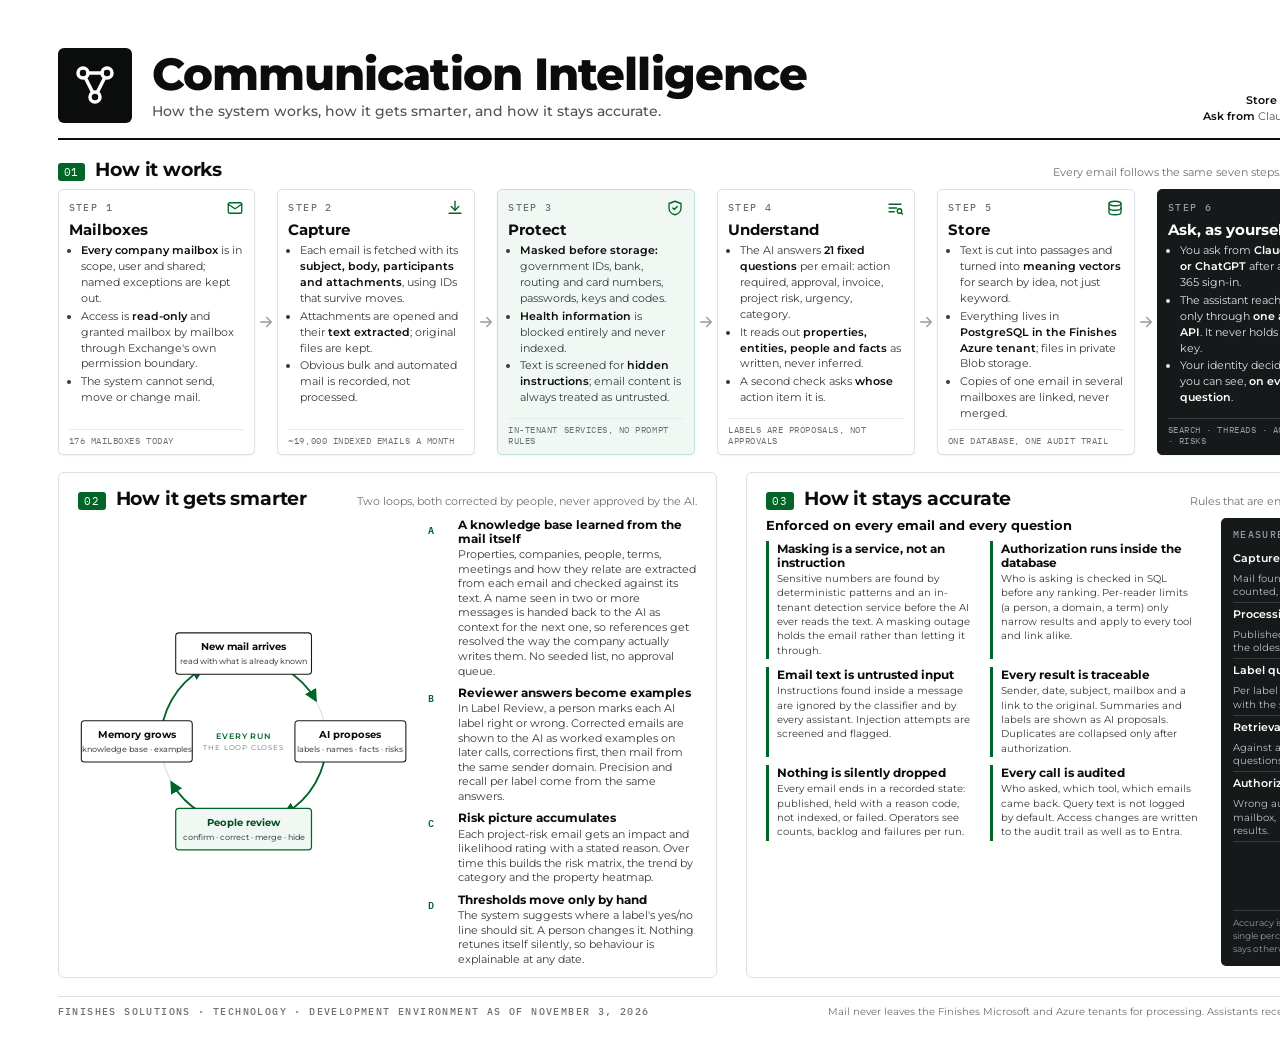
<file: docs/architecture/src/system-diagram.html>
<!DOCTYPE html>
<html lang="en">
<head>
<meta charset="utf-8">
<title>Communication Intelligence</title>
<link rel="stylesheet" href="https://fonts.googleapis.com/css2?family=Montserrat:wght@400;500;600;700;800&family=IBM+Plex+Mono:wght@400;500;600&display=swap">
<style>
  @page { size: 17in 11in; margin: 0; }
  :root {
    --green-900:#00351a; --green-800:#004d1e; --green-700:#006527; --green-600:#0a7a36;
    --green-100:#e2f1e8; --green-50:#f1f8f4;
    --ink-950:#0b0d0c; --ink-900:#16191a; --ink-800:#23282a; --ink-700:#353b3d; --ink-600:#4d5457;
    --ink-500:#6b7174; --ink-400:#939a9d; --ink-300:#bcc2c4; --ink-200:#dde1e2; --ink-150:#e8ebeb;
    --ink-100:#f1f3f3; --ink-50:#f8f9f9; --white:#fff;
    --mono:'IBM Plex Mono', ui-monospace, monospace;
    --sans:'Montserrat', system-ui, sans-serif;
  }
  * { box-sizing: border-box; }
  html, body { margin:0; padding:0; background:var(--white); }
  body { width:17in; height:11in; overflow:hidden; font-family:var(--sans); color:var(--ink-800);
         -webkit-print-color-adjust:exact; print-color-adjust:exact; }
  .page { width:17in; height:11in; padding:0.5in 0.6in 0.4in; display:flex; flex-direction:column; gap:0.18in; }

  /* header */
  .head { display:flex; align-items:flex-end; justify-content:space-between; border-bottom:2px solid var(--ink-950); padding-bottom:0.16in; }
  .brand { display:flex; align-items:center; gap:0.2in; }
  .brand .mark { width:0.78in; height:0.78in; background:var(--ink-950); border-radius:6px; display:flex; align-items:center; justify-content:center; }
  .brand .mark svg { width:0.5in; height:0.5in; }
  .brand h1 { margin:0; white-space:nowrap; font-size:34pt; font-weight:800; letter-spacing:-0.02em; color:var(--ink-950); line-height:1; }
  .brand .sub { margin:6px 0 0; font-size:10.5pt; color:var(--ink-600); font-weight:500; }
  .eyebrow { font-family:var(--mono); font-size:7.5pt; letter-spacing:0.14em; text-transform:uppercase; color:var(--ink-500); font-weight:500; }
  .head .right { text-align:right; max-width:5.6in; }
  .head .right .line { display:block; margin-top:2px; }
  .head .right .eyebrow { display:block; margin-bottom:5px; }
  .head .right .line { font-size:8.5pt; color:var(--ink-600); }
  .head .right .line b { color:var(--ink-950); font-weight:600; }

  /* section titles */
  .sec { display:flex; align-items:baseline; gap:10px; margin-bottom:8px; }
  .sec .n { font-family:var(--mono); font-size:8pt; color:var(--white); background:var(--green-700); padding:2px 6px; border-radius:3px; letter-spacing:0.08em; }
  .sec h2 { margin:0; font-size:14pt; font-weight:700; letter-spacing:-0.01em; color:var(--ink-950); }
  .sec .hint { font-size:8.5pt; color:var(--ink-500); margin-left:auto; }

  /* band 1: flow */
  .flow { display:grid; grid-template-columns: repeat(7, 1fr 22px) ; grid-template-columns: 1fr 22px 1fr 22px 1fr 22px 1fr 22px 1fr 22px 1fr 22px 1fr; align-items:stretch; }
  .stage { border:1px solid var(--ink-200); border-radius:5px; background:var(--white); padding:9px 10px 8px; display:flex; flex-direction:column; gap:5px; min-height:2.05in; box-shadow:0 1px 2px rgba(11,13,12,.06); }
  .stage.inv { background:var(--ink-900); border-color:var(--ink-900); color:var(--ink-200); }
  .stage.inv .t { color:var(--white); } .stage.inv .eyebrow { color:var(--ink-400); } .stage.inv li { color:var(--ink-200); }
  .stage.green { background:var(--green-50); border-color:#c2e3d0; }
  .stage .top { display:flex; align-items:center; justify-content:space-between; }
  .stage .top svg { width:18px; height:18px; stroke:var(--green-700); fill:none; stroke-width:1.8; stroke-linecap:round; stroke-linejoin:round; }
  .stage.inv .top svg { stroke:#8acda3; }
  .stage .t { font-size:11pt; font-weight:700; color:var(--ink-950); line-height:1.15; }
  .stage ul { margin:0; padding:0 0 0 12px; font-size:8.5pt; line-height:1.4; color:var(--ink-700); }
  .stage li { margin:0 0 2px; }
  .stage li b { font-weight:600; color:var(--ink-950); }
  .stage.inv li b { color:var(--white); }
  .stage .foot { margin-top:auto; font-family:var(--mono); font-size:6.6pt; letter-spacing:0.06em; text-transform:uppercase; color:var(--ink-500); border-top:1px solid var(--ink-150); padding-top:5px; }
  .stage.inv .foot { border-color:rgba(255,255,255,.16); color:var(--ink-400); }
  .arrow { display:flex; align-items:center; justify-content:center; }
  .arrow svg { width:18px; height:18px; stroke:var(--ink-400); fill:none; stroke-width:1.8; stroke-linecap:round; stroke-linejoin:round; }

  /* lower grid */
  .lower { display:grid; grid-template-columns: 1.02fr 1.28fr; gap:0.3in; flex:1; min-height:0; }
  .panel { border:1px solid var(--ink-200); border-radius:6px; padding:0.14in 0.2in 0.12in; display:flex; flex-direction:column; background:var(--white); min-height:0; overflow:hidden; }

  /* loop */
  .loop { display:grid; grid-template-columns: 3.45in 1fr; gap:0.2in; flex:1; align-items:stretch; min-height:0; }
  .loopwrap { display:flex; align-items:center; justify-content:center; min-height:0; }
  .loopsvg { width:100%; height:100%; max-height:4.4in; }
  .loopsvg text { font-family:var(--sans); }
  .learn { display:flex; flex-direction:column; gap:7px; justify-content:center; }
  .item { display:grid; grid-template-columns: 22px 1fr; gap:8px; align-items:start; }
  .item .k { font-family:var(--mono); font-size:7.5pt; color:var(--green-700); font-weight:600; padding-top:2px; }
  .item .h { font-size:9pt; font-weight:700; color:var(--ink-950); line-height:1.2; }
  .item p { margin:2px 0 0; font-size:7.9pt; line-height:1.38; color:var(--ink-700); }

  /* accurate */
  .acc { display:grid; grid-template-columns: 1.3fr 1fr; gap:0.22in; flex:1; }
  .acc h3 { margin:0 0 8px; font-size:9.6pt; font-weight:700; color:var(--ink-950); }
  .rules { display:grid; grid-template-columns:1fr 1fr; gap:8px 14px; }
  .rule { border-left:3px solid var(--green-700); padding:1px 0 1px 8px; }
  .rule .h { font-size:8.9pt; font-weight:700; color:var(--ink-950); line-height:1.2; }
  .rule p { margin:2px 0 0; font-size:7.8pt; line-height:1.38; color:var(--ink-700); }
  .metrics { background:var(--ink-900); border-radius:5px; padding:10px 12px; color:var(--ink-200); display:flex; flex-direction:column; }
  .metrics h3 { color:var(--white); }
  .metrics .eyebrow { color:var(--ink-400); margin-bottom:6px; display:block; }
  .m { display:grid; grid-template-columns: 1fr auto; gap:6px; align-items:baseline; padding:4px 0; border-bottom:1px solid rgba(255,255,255,.14); }
  .m:last-of-type { border-bottom:0; }
  .m .h { font-size:8.5pt; font-weight:600; color:var(--white); }
  .m p { margin:1px 0 0; font-size:7.3pt; line-height:1.36; color:var(--ink-300); grid-column:1 / -1; }
  .m .tag { font-family:var(--mono); font-size:6.6pt; letter-spacing:0.08em; text-transform:uppercase; color:#8acda3; white-space:nowrap; }
  .metrics .note { margin-top:auto; padding-top:6px; font-size:7.1pt; line-height:1.35; color:var(--ink-400); border-top:1px solid rgba(255,255,255,.14); }

  /* footer */
  .footer { display:flex; justify-content:space-between; align-items:center; border-top:1px solid var(--ink-200); padding-top:8px; font-size:7.4pt; color:var(--ink-500); }
  .footer .eyebrow { color:var(--ink-500); }
</style>
</head>
<body>
<div class="page">

  <div class="head">
    <div class="brand">
      <div class="mark">
        <svg viewBox="0 0 24 24" fill="none" stroke="#ffffff" stroke-width="1.75" stroke-linecap="round" stroke-linejoin="round">
          <circle cx="6" cy="6" r="2.5"/><circle cx="18" cy="6" r="2.5"/><circle cx="12" cy="18" r="2.5"/>
          <path d="M8.5 6h7"/><path d="m7.12 8.24 3.76 7.52"/><path d="m16.88 8.24-3.76 7.52"/>
        </svg>
      </div>
      <div>
        <h1>Communication Intelligence</h1>
        <p class="sub">How the system works, how it gets smarter, and how it stays accurate.</p>
      </div>
    </div>
    <div class="right">
      <span class="eyebrow">Finishes Solutions · System diagram</span>
      <span class="line"><b>Source</b> Microsoft 365 email, every mailbox in scope</span>
      <span class="line"><b>Store</b> PostgreSQL and pgvector in the Finishes Azure tenant</span>
      <span class="line"><b>Ask from</b> Claude, Microsoft Copilot or ChatGPT, signed in as yourself</span>
    </div>
  </div>

  <!-- 1. How it works -->
  <div>
    <div class="sec"><span class="n">01</span><h2>How it works</h2><span class="hint">Every email follows the same seven steps. Nothing is searchable until it has passed steps 3 and 4.</span></div>
    <div class="flow">

      <div class="stage">
        <div class="top"><span class="eyebrow">Step 1</span>
          <svg viewBox="0 0 24 24"><rect x="3" y="5" width="18" height="14" rx="2"/><path d="m3 7 9 6 9-6"/></svg></div>
        <div class="t">Mailboxes</div>
        <ul>
          <li><b>Every company mailbox</b> is in scope, user and shared; named exceptions are kept out.</li>
          <li>Access is <b>read-only</b> and granted mailbox by mailbox through Exchange's own permission boundary.</li>
          <li>The system cannot send, move or change mail.</li>
        </ul>
        <div class="foot">176 mailboxes today</div>
      </div>
      <div class="arrow"><svg viewBox="0 0 24 24"><path d="M5 12h14M13 6l6 6-6 6"/></svg></div>

      <div class="stage">
        <div class="top"><span class="eyebrow">Step 2</span>
          <svg viewBox="0 0 24 24"><path d="M12 3v12"/><path d="m7 10 5 5 5-5"/><path d="M4 19h16"/></svg></div>
        <div class="t">Capture</div>
        <ul>
          <li>Each email is fetched with its <b>subject, body, participants and attachments</b>, using IDs that survive moves.</li>
          <li>Attachments are opened and their <b>text extracted</b>; original files are kept.</li>
          <li>Obvious bulk and automated mail is recorded, not processed.</li>
        </ul>
        <div class="foot">~19,000 indexed emails a month</div>
      </div>
      <div class="arrow"><svg viewBox="0 0 24 24"><path d="M5 12h14M13 6l6 6-6 6"/></svg></div>

      <div class="stage green">
        <div class="top"><span class="eyebrow">Step 3</span>
          <svg viewBox="0 0 24 24"><path d="M12 3 4 6v6c0 4.4 3.4 8.1 8 9 4.6-.9 8-4.6 8-9V6z"/><path d="m9 12 2 2 4-4"/></svg></div>
        <div class="t">Protect</div>
        <ul>
          <li><b>Masked before storage:</b> government IDs, bank, routing and card numbers, passwords, keys and codes.</li>
          <li><b>Health information</b> is blocked entirely and never indexed.</li>
          <li>Text is screened for <b>hidden instructions</b>; email content is always treated as untrusted.</li>
        </ul>
        <div class="foot">In-tenant services, no prompt rules</div>
      </div>
      <div class="arrow"><svg viewBox="0 0 24 24"><path d="M5 12h14M13 6l6 6-6 6"/></svg></div>

      <div class="stage">
        <div class="top"><span class="eyebrow">Step 4</span>
          <svg viewBox="0 0 24 24"><path d="M4 7h16M4 12h10M4 17h7"/><circle cx="18" cy="16" r="3"/><path d="m20.2 18.2 1.8 1.8"/></svg></div>
        <div class="t">Understand</div>
        <ul>
          <li>The AI answers <b>21 fixed questions</b> per email: action required, approval, invoice, project risk, urgency, category.</li>
          <li>It reads out <b>properties, entities, people and facts</b> as written, never inferred.</li>
          <li>A second check asks <b>whose</b> action item it is.</li>
        </ul>
        <div class="foot">Labels are proposals, not approvals</div>
      </div>
      <div class="arrow"><svg viewBox="0 0 24 24"><path d="M5 12h14M13 6l6 6-6 6"/></svg></div>

      <div class="stage">
        <div class="top"><span class="eyebrow">Step 5</span>
          <svg viewBox="0 0 24 24"><ellipse cx="12" cy="6" rx="8" ry="3"/><path d="M4 6v12c0 1.7 3.6 3 8 3s8-1.3 8-3V6"/><path d="M4 12c0 1.7 3.6 3 8 3s8-1.3 8-3"/></svg></div>
        <div class="t">Store</div>
        <ul>
          <li>Text is cut into passages and turned into <b>meaning vectors</b> for search by idea, not just keyword.</li>
          <li>Everything lives in <b>PostgreSQL in the Finishes Azure tenant</b>; files in private Blob storage.</li>
          <li>Copies of one email in several mailboxes are linked, never merged.</li>
        </ul>
        <div class="foot">One database, one audit trail</div>
      </div>
      <div class="arrow"><svg viewBox="0 0 24 24"><path d="M5 12h14M13 6l6 6-6 6"/></svg></div>

      <div class="stage inv">
        <div class="top"><span class="eyebrow">Step 6</span>
          <svg viewBox="0 0 24 24"><circle cx="12" cy="8" r="4"/><path d="M4 21c0-4.4 3.6-7 8-7s8 2.6 8 7"/></svg></div>
        <div class="t">Ask, as yourself</div>
        <ul>
          <li>You ask from <b>Claude, Copilot or ChatGPT</b> after a Microsoft 365 sign-in.</li>
          <li>The assistant reaches mail only through <b>one authorized API</b>. It never holds a database key.</li>
          <li>Your identity decides what you can see, <b>on every question</b>.</li>
        </ul>
        <div class="foot">Search · threads · action items · risks</div>
      </div>
      <div class="arrow"><svg viewBox="0 0 24 24"><path d="M5 12h14M13 6l6 6-6 6"/></svg></div>

      <div class="stage">
        <div class="top"><span class="eyebrow">Step 7</span>
          <svg viewBox="0 0 24 24"><path d="M14 3H6a2 2 0 0 0-2 2v14a2 2 0 0 0 2 2h12a2 2 0 0 0 2-2V9z"/><path d="M14 3v6h6"/><path d="M8 13h8M8 17h5"/></svg></div>
        <div class="t">Get the evidence</div>
        <ul>
          <li>Every answer cites <b>sender, date, subject and mailbox</b> and links to the real email and its files.</li>
          <li>An empty result means <b>"not found in mail you may read"</b>, never a guess.</li>
          <li>Links open a read-only page under the same access rule.</li>
        </ul>
        <div class="foot">Admin console for review, costs, people</div>
      </div>
    </div>
  </div>

  <div class="lower">

    <!-- 2. How it gets smarter -->
    <div class="panel">
      <div class="sec"><span class="n">02</span><h2>How it gets smarter</h2><span class="hint">Two loops, both corrected by people, never approved by the AI.</span></div>
      <div class="loop">
        <div class="loopwrap"><svg class="loopsvg" viewBox="0 28 400 276" xmlns="http://www.w3.org/2000/svg">
          <defs>
            <marker id="ah" viewBox="0 0 10 10" refX="8" refY="5" markerWidth="7" markerHeight="7" orient="auto-start-reverse">
              <path d="M0 0 L10 5 L0 10 z" fill="#006527"/></marker>
          </defs>
          <circle cx="200" cy="165" r="100" fill="none" stroke="#dde1e2" stroke-width="1.5"/>
          <path d="M 200 65 A 100 100 0 0 1 287 115" fill="none" stroke="#006527" stroke-width="2.2" marker-end="url(#ah)"/>
          <path d="M 300 165 A 100 100 0 0 1 250 252" fill="none" stroke="#006527" stroke-width="2.2" marker-end="url(#ah)"/>
          <path d="M 200 265 A 100 100 0 0 1 113 215" fill="none" stroke="#006527" stroke-width="2.2" marker-end="url(#ah)"/>
          <path d="M 100 165 A 100 100 0 0 1 150 78" fill="none" stroke="#006527" stroke-width="2.2" marker-end="url(#ah)"/>
          <g font-size="12.5" font-weight="700" fill="#0b0d0c" text-anchor="middle">
            <rect x="118" y="34" width="164" height="50" rx="4" fill="#ffffff" stroke="#16191a" stroke-width="1.3"/>
            <text x="200" y="55">New mail arrives</text>
            <text x="200" y="72" font-size="9.5" font-weight="500" fill="#4d5457">read with what is already known</text>

            <rect x="262" y="140" width="134" height="50" rx="4" fill="#ffffff" stroke="#16191a" stroke-width="1.3"/>
            <text x="329" y="161">AI proposes</text>
            <text x="329" y="178" font-size="9.5" font-weight="500" fill="#4d5457">labels · names · facts · risks</text>

            <rect x="118" y="246" width="164" height="50" rx="4" fill="#f1f8f4" stroke="#006527" stroke-width="1.5"/>
            <text x="200" y="267" fill="#004d1e">People review</text>
            <text x="200" y="284" font-size="9.5" font-weight="500" fill="#4d5457">confirm · correct · merge · hide</text>

            <rect x="4" y="140" width="134" height="50" rx="4" fill="#ffffff" stroke="#16191a" stroke-width="1.3"/>
            <text x="71" y="161">Memory grows</text>
            <text x="71" y="178" font-size="9.5" font-weight="500" fill="#4d5457">knowledge base · examples</text>
          </g>
          <g font-family="IBM Plex Mono" fill="#6b7174" letter-spacing="1" text-anchor="middle">
            <text x="200" y="162" font-size="9.5" font-weight="600" fill="#006527">EVERY RUN</text>
            <text x="200" y="176" font-size="8.5">THE LOOP CLOSES</text>
          </g>
        </svg></div>
        <div class="learn">
          <div class="item"><span class="k">A</span><div><div class="h">A knowledge base learned from the mail itself</div>
            <p>Properties, companies, people, terms, meetings and how they relate are extracted from each email and checked against its text. A name seen in two or more messages is handed back to the AI as context for the next one, so references get resolved the way the company actually writes them. No seeded list, no approval queue.</p></div></div>
          <div class="item"><span class="k">B</span><div><div class="h">Reviewer answers become examples</div>
            <p>In Label Review, a person marks each AI label right or wrong. Corrected emails are shown to the AI as worked examples on later calls, corrections first, then mail from the same sender domain. Precision and recall per label come from the same answers.</p></div></div>
          <div class="item"><span class="k">C</span><div><div class="h">Risk picture accumulates</div>
            <p>Each project-risk email gets an impact and likelihood rating with a stated reason. Over time this builds the risk matrix, the trend by category and the property heatmap.</p></div></div>
          <div class="item"><span class="k">D</span><div><div class="h">Thresholds move only by hand</div>
            <p>The system suggests where a label's yes/no line should sit. A person changes it. Nothing retunes itself silently, so behaviour is explainable at any date.</p></div></div>
        </div>
      </div>
    </div>

    <!-- 3. How it stays accurate -->
    <div class="panel">
      <div class="sec"><span class="n">03</span><h2>How it stays accurate</h2><span class="hint">Rules that are enforced, and results that are measured, not asserted.</span></div>
      <div class="acc">
        <div>
          <h3>Enforced on every email and every question</h3>
          <div class="rules">
            <div class="rule"><div class="h">Masking is a service, not an instruction</div><p>Sensitive numbers are found by deterministic patterns and an in-tenant detection service before the AI ever reads the text. A masking outage holds the email rather than letting it through.</p></div>
            <div class="rule"><div class="h">Authorization runs inside the database</div><p>Who is asking is checked in SQL before any ranking. Per-reader limits (a person, a domain, a term) only narrow results and apply to every tool and link alike.</p></div>
            <div class="rule"><div class="h">Email text is untrusted input</div><p>Instructions found inside a message are ignored by the classifier and by every assistant. Injection attempts are screened and flagged.</p></div>
            <div class="rule"><div class="h">Every result is traceable</div><p>Sender, date, subject, mailbox and a link to the original. Summaries and labels are shown as AI proposals. Duplicates are collapsed only after authorization.</p></div>
            <div class="rule"><div class="h">Nothing is silently dropped</div><p>Every email ends in a recorded state: published, held with a reason code, not indexed, or failed. Operators see counts, backlog and failures per run.</p></div>
            <div class="rule"><div class="h">Every call is audited</div><p>Who asked, which tool, which emails came back. Query text is not logged by default. Access changes are written to the audit trail as well as to Entra.</p></div>
          </div>
        </div>
        <div class="metrics">
          <span class="eyebrow">Measured separately, with counts</span>
          <div class="m"><div class="h">Capture completeness</div><span class="tag">per mailbox</span><p>Mail found in the mailbox versus mail captured. Misses are counted, not assumed away.</p></div>
          <div class="m"><div class="h">Processing success</div><span class="tag">per run</span><p>Published, held by reason, failed and dead, plus the age of the oldest waiting email.</p></div>
          <div class="m"><div class="h">Label quality</div><span class="tag">precision · recall</span><p>Per label and per person, from Label Review answers, always with the sample size. A probability is not an accuracy.</p></div>
          <div class="m"><div class="h">Retrieval quality</div><span class="tag">recall@5 · @10</span><p>Against a question set with known answers, including questions that should return nothing.</p></div>
          <div class="m"><div class="h">Authorization negatives</div><span class="tag">must be zero</span><p>Wrong audience, missing role, revoked grant, excluded mailbox, paused mode, forged filter: each must return no results.</p></div>
          <div class="note">Accuracy is a measured, published number with a sample size, never a single percentage. Thresholds are uncalibrated until a labelled sample says otherwise, and the console shows that status.</div>
        </div>
      </div>
    </div>
  </div>

  <div class="footer">
    <span class="eyebrow">Finishes Solutions · Technology · Development environment as of November 3, 2026</span>
    <span>Mail never leaves the Finishes Microsoft and Azure tenants for processing. Assistants receive only authorized results, never credentials, keys or files.</span>
  </div>
</div>
</body>
</html>
</file>
